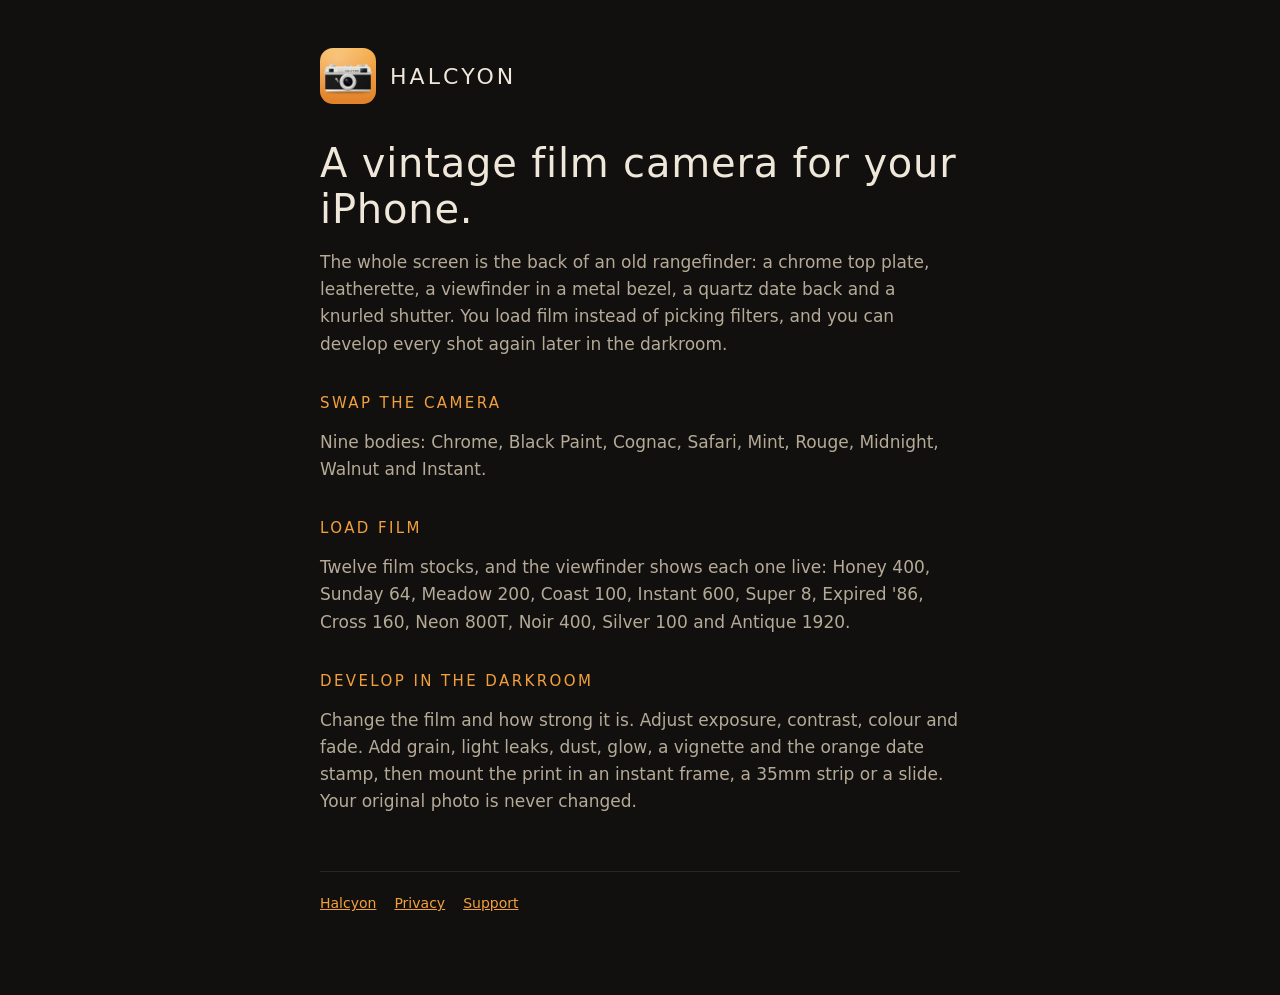
<file: index.html>
<!doctype html><html lang="en"><head><meta charset="utf-8"><meta name="viewport" content="width=device-width,initial-scale=1">
<title>Halcyon</title><meta name="description" content="Halcyon is a vintage film camera for iPhone."><link rel="stylesheet" href="style.css"><link rel="icon" href="icon.png"></head><body><main>
<header><img src="icon.png" alt=""><a href="index.html">Halcyon</a></header>
<h1>A vintage film camera for your iPhone.</h1>
<p>The whole screen is the back of an old rangefinder: a chrome top plate, leatherette, a viewfinder in a metal bezel, a quartz date back and a knurled shutter. You load film instead of picking filters, and you can develop every shot again later in the darkroom.</p>
<h2>Swap the camera</h2>
<p>Nine bodies: Chrome, Black Paint, Cognac, Safari, Mint, Rouge, Midnight, Walnut and Instant.</p>
<h2>Load film</h2>
<p>Twelve film stocks, and the viewfinder shows each one live: Honey 400, Sunday 64, Meadow 200, Coast 100, Instant 600, Super 8, Expired '86, Cross 160, Neon 800T, Noir 400, Silver 100 and Antique 1920.</p>
<h2>Develop in the darkroom</h2>
<p>Change the film and how strong it is. Adjust exposure, contrast, colour and fade. Add grain, light leaks, dust, glow, a vignette and the orange date stamp, then mount the print in an instant frame, a 35mm strip or a slide. Your original photo is never changed.</p>
<footer><a href="index.html">Halcyon</a><a href="privacy.html">Privacy</a><a href="support.html">Support</a></footer>
</main></body></html>
</file>
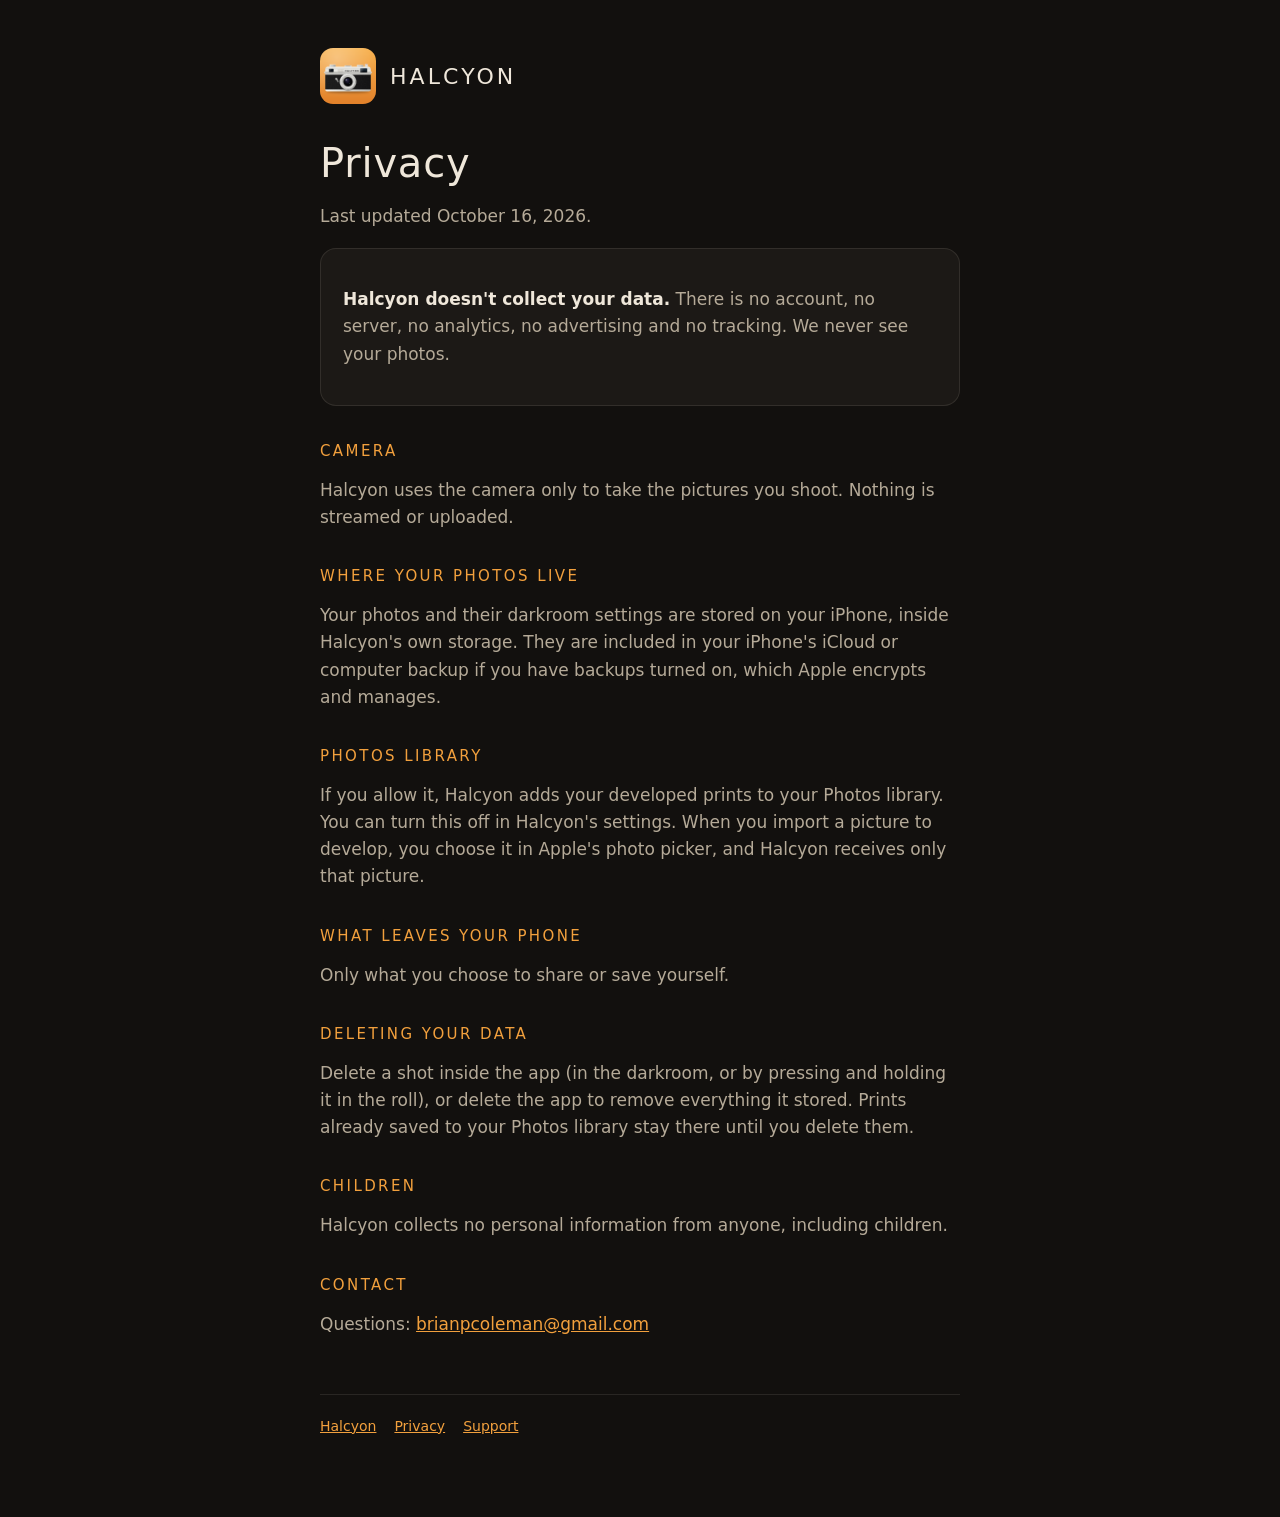
<file: privacy.html>
<!doctype html><html lang="en"><head><meta charset="utf-8"><meta name="viewport" content="width=device-width,initial-scale=1">
<title>Halcyon Privacy Policy</title><link rel="stylesheet" href="style.css"><link rel="icon" href="icon.png"></head><body><main>
<header><img src="icon.png" alt=""><a href="index.html">Halcyon</a></header>
<h1>Privacy</h1>
<p>Last updated October 16, 2026.</p>
<div class="card"><p><strong>Halcyon doesn't collect your data.</strong> There is no account, no server, no analytics, no advertising and no tracking. We never see your photos.</p></div>
<h2>Camera</h2>
<p>Halcyon uses the camera only to take the pictures you shoot. Nothing is streamed or uploaded.</p>
<h2>Where your photos live</h2>
<p>Your photos and their darkroom settings are stored on your iPhone, inside Halcyon's own storage. They are included in your iPhone's iCloud or computer backup if you have backups turned on, which Apple encrypts and manages.</p>
<h2>Photos library</h2>
<p>If you allow it, Halcyon adds your developed prints to your Photos library. You can turn this off in Halcyon's settings. When you import a picture to develop, you choose it in Apple's photo picker, and Halcyon receives only that picture.</p>
<h2>What leaves your phone</h2>
<p>Only what you choose to share or save yourself.</p>
<h2>Deleting your data</h2>
<p>Delete a shot inside the app (in the darkroom, or by pressing and holding it in the roll), or delete the app to remove everything it stored. Prints already saved to your Photos library stay there until you delete them.</p>
<h2>Children</h2>
<p>Halcyon collects no personal information from anyone, including children.</p>
<h2>Contact</h2>
<p>Questions: <a href="mailto:brianpcoleman@gmail.com">brianpcoleman@gmail.com</a></p>
<footer><a href="index.html">Halcyon</a><a href="privacy.html">Privacy</a><a href="support.html">Support</a></footer>
</main></body></html>
</file>
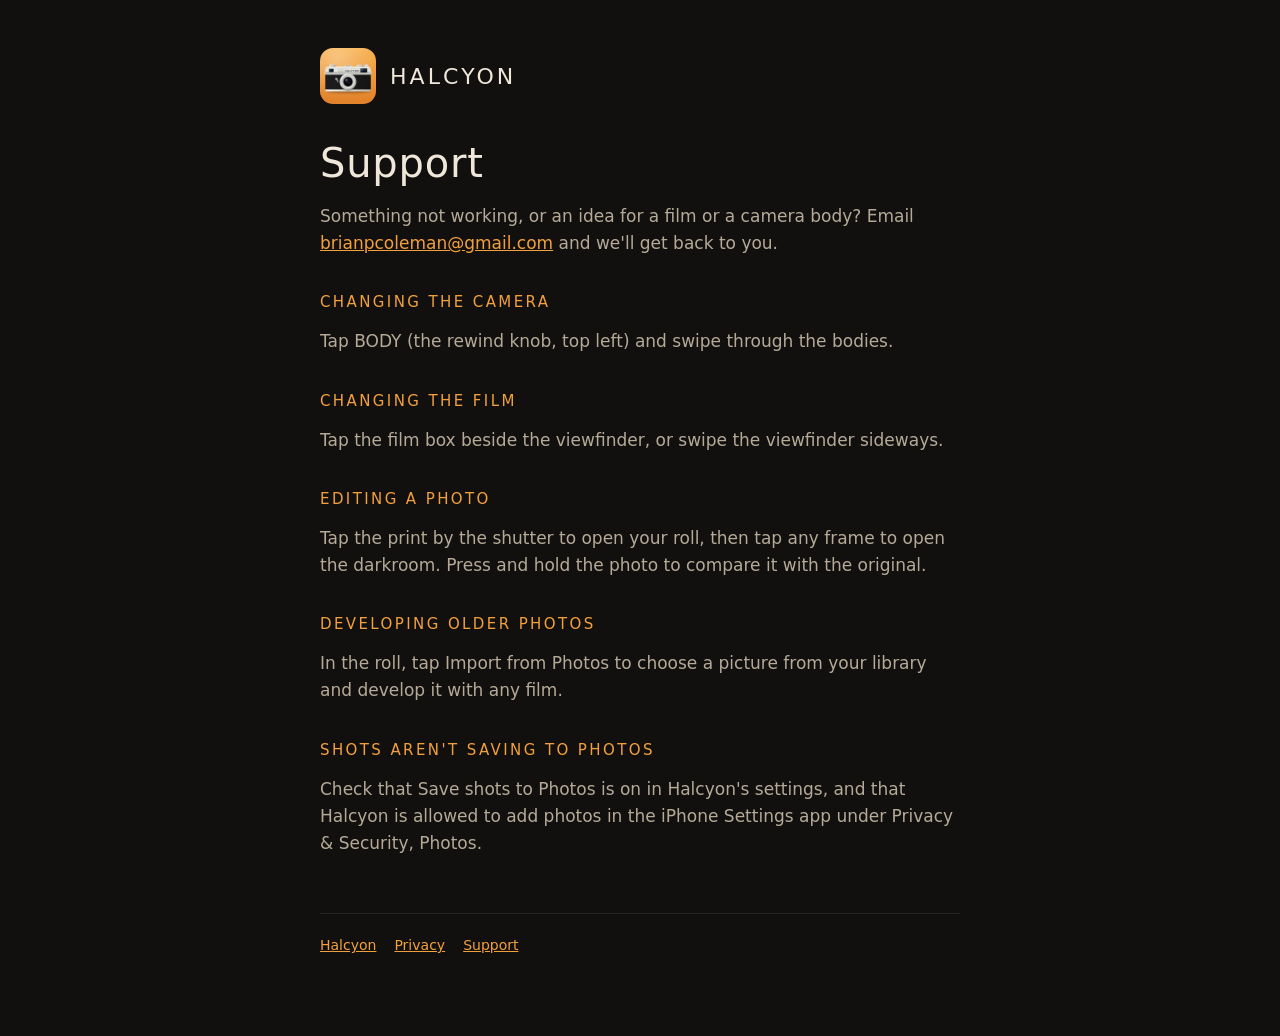
<file: support.html>
<!doctype html><html lang="en"><head><meta charset="utf-8"><meta name="viewport" content="width=device-width,initial-scale=1">
<title>Halcyon Support</title><link rel="stylesheet" href="style.css"><link rel="icon" href="icon.png"></head><body><main>
<header><img src="icon.png" alt=""><a href="index.html">Halcyon</a></header>
<h1>Support</h1>
<p>Something not working, or an idea for a film or a camera body? Email <a href="mailto:brianpcoleman@gmail.com?subject=Halcyon%20support">brianpcoleman@gmail.com</a> and we'll get back to you.</p>
<h2>Changing the camera</h2>
<p>Tap BODY (the rewind knob, top left) and swipe through the bodies.</p>
<h2>Changing the film</h2>
<p>Tap the film box beside the viewfinder, or swipe the viewfinder sideways.</p>
<h2>Editing a photo</h2>
<p>Tap the print by the shutter to open your roll, then tap any frame to open the darkroom. Press and hold the photo to compare it with the original.</p>
<h2>Developing older photos</h2>
<p>In the roll, tap Import from Photos to choose a picture from your library and develop it with any film.</p>
<h2>Shots aren't saving to Photos</h2>
<p>Check that Save shots to Photos is on in Halcyon's settings, and that Halcyon is allowed to add photos in the iPhone Settings app under Privacy &amp; Security, Photos.</p>
<footer><a href="index.html">Halcyon</a><a href="privacy.html">Privacy</a><a href="support.html">Support</a></footer>
</main></body></html>
</file>
<file: style.css>
:root{--ground:#12100E;--surface:#1C1916;--ink:#EFE7DA;--ink2:#B5AA98;--accent:#F2A03D;--hair:rgba(239,231,218,.10)}
*{box-sizing:border-box}html{color-scheme:dark}
body{margin:0;background:var(--ground);color:var(--ink);font:17px/1.6 -apple-system,BlinkMacSystemFont,"SF Pro Text",system-ui,sans-serif}
main{max-width:680px;margin:0 auto;padding:48px 20px 80px}
header{display:flex;align-items:center;gap:14px;margin-bottom:36px}
header img{width:56px;height:56px;border-radius:13px}
header a{color:inherit;text-decoration:none;font:500 22px Futura,"Avenir Next",-apple-system,system-ui;letter-spacing:.14em;text-transform:uppercase}
h1{font:500 40px/1.15 Futura,"Avenir Next",-apple-system,system-ui;margin:0 0 14px;letter-spacing:.02em}
h2{font:500 15px Futura,"Avenir Next",-apple-system,system-ui;margin:36px 0 8px;letter-spacing:.16em;text-transform:uppercase;color:var(--accent)}
p,li{color:var(--ink2)}strong{color:var(--ink)}
a{color:var(--accent)}
.card{background:var(--surface);border:1px solid var(--hair);border-radius:16px;padding:20px 22px;margin:18px 0}
footer{margin-top:56px;padding-top:20px;border-top:1px solid var(--hair);font-size:14px;color:var(--ink2)}
footer a{margin-right:18px}
</file>
